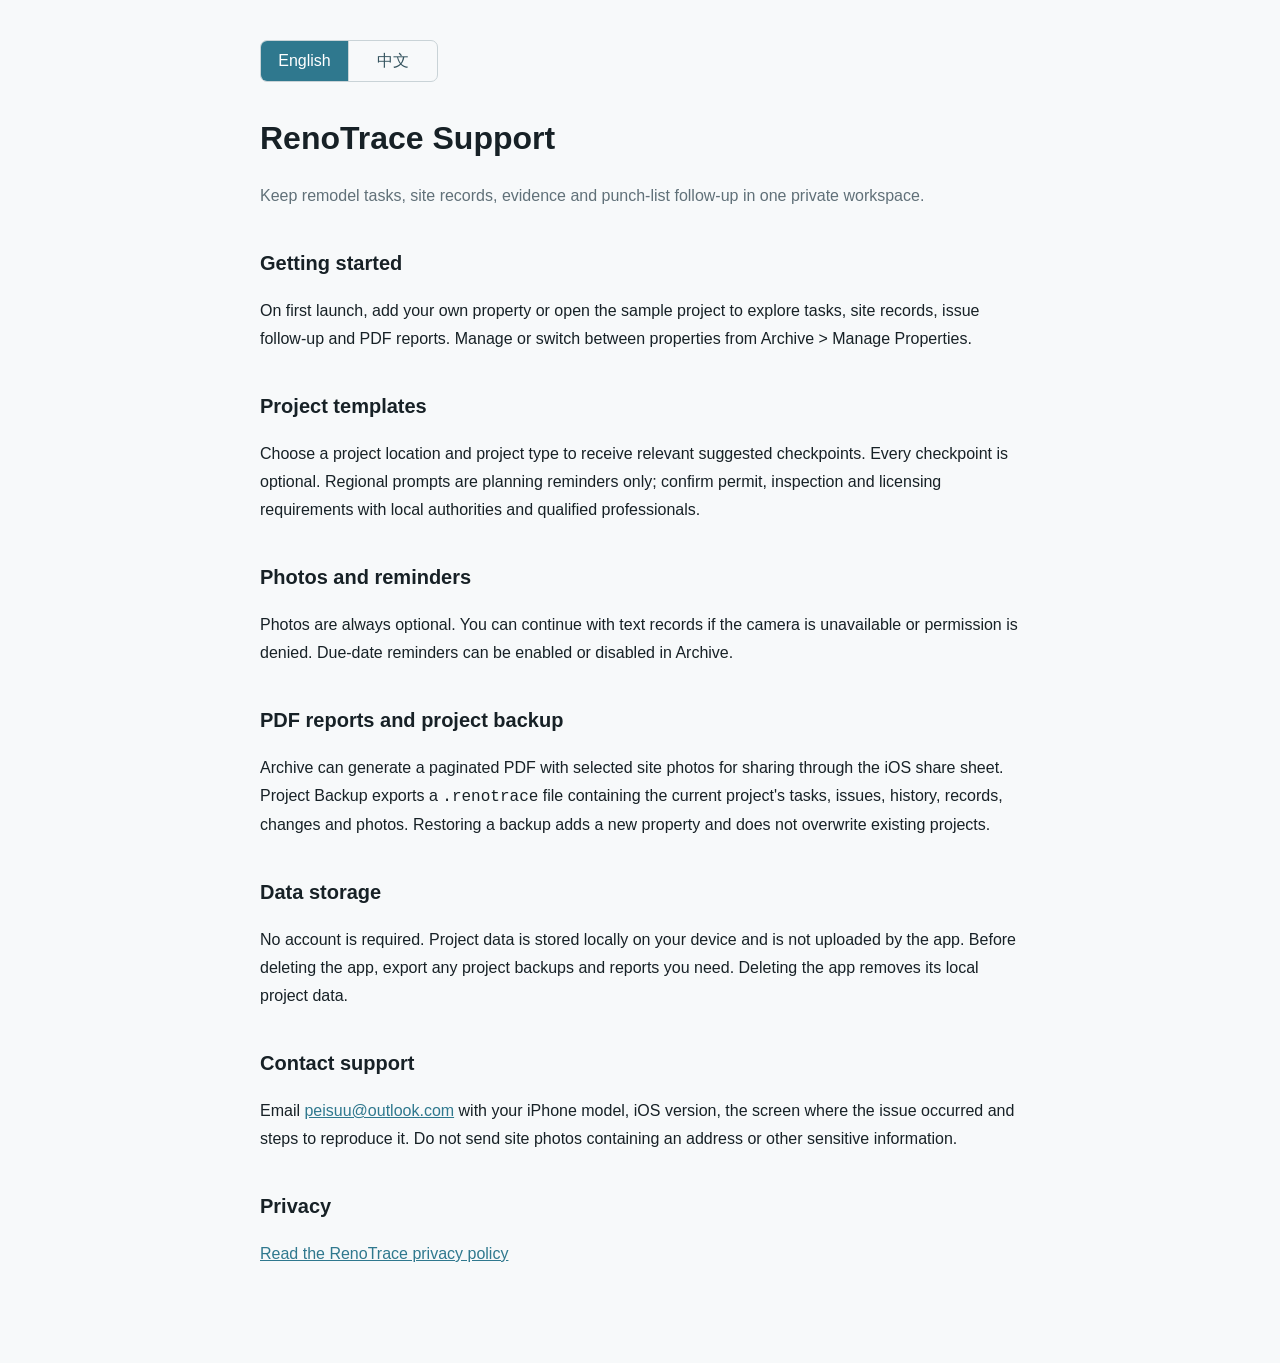
<file: index.html>
<!doctype html>
<html lang="en">
<head>
  <meta charset="utf-8">
  <meta name="viewport" content="width=device-width, initial-scale=1">
  <title>RenoTrace Support</title>
  <style>
    :root { color-scheme: light dark; font-family: -apple-system, BlinkMacSystemFont, "PingFang SC", sans-serif; }
    body { margin: 0; color: #172126; background: #f7f9fa; line-height: 1.75; }
    main { width: min(760px, calc(100% - 40px)); margin: 0 auto; padding: 40px 0 80px; }
    h1 { margin: 28px 0 8px; font-size: 32px; letter-spacing: 0; }
    h2 { margin: 36px 0 8px; font-size: 20px; letter-spacing: 0; }
    p, li { font-size: 16px; }
    .lead { color: #607078; margin-bottom: 32px; }
    .language-picker { display: inline-flex; border: 1px solid #c9d3d7; border-radius: 7px; overflow: hidden; }
    .language-picker button { min-width: 88px; min-height: 38px; padding: 6px 14px; border: 0; border-right: 1px solid #c9d3d7; color: #35545f; background: transparent; font: inherit; cursor: pointer; }
    .language-picker button:last-child { border-right: 0; }
    .language-picker button[aria-selected="true"] { color: #ffffff; background: #2f788e; }
    a { color: #2f788e; }
    [hidden] { display: none; }
    @media (prefers-color-scheme: dark) {
      body { color: #eef4f5; background: #111718; }
      .lead { color: #9eafb5; }
      .language-picker { border-color: #4b5c62; }
      .language-picker button { color: #b7c8ce; border-color: #4b5c62; }
      .language-picker button[aria-selected="true"] { color: #081316; background: #79bdd0; }
      a { color: #79bdd0; }
    }
  </style>
</head>
<body>
  <main>
    <div class="language-picker" role="tablist" aria-label="Language">
      <button type="button" role="tab" data-language="en" aria-selected="true">English</button>
      <button type="button" role="tab" data-language="zh-Hans" aria-selected="false">中文</button>
    </div>

    <section data-content="en">
      <h1>RenoTrace Support</h1>
      <p class="lead">Keep remodel tasks, site records, evidence and punch-list follow-up in one private workspace.</p>

      <h2>Getting started</h2>
      <p>On first launch, add your own property or open the sample project to explore tasks, site records, issue follow-up and PDF reports. Manage or switch between properties from Archive &gt; Manage Properties.</p>

      <h2>Project templates</h2>
      <p>Choose a project location and project type to receive relevant suggested checkpoints. Every checkpoint is optional. Regional prompts are planning reminders only; confirm permit, inspection and licensing requirements with local authorities and qualified professionals.</p>

      <h2>Photos and reminders</h2>
      <p>Photos are always optional. You can continue with text records if the camera is unavailable or permission is denied. Due-date reminders can be enabled or disabled in Archive.</p>

      <h2>PDF reports and project backup</h2>
      <p>Archive can generate a paginated PDF with selected site photos for sharing through the iOS share sheet. Project Backup exports a <code>.renotrace</code> file containing the current project's tasks, issues, history, records, changes and photos. Restoring a backup adds a new property and does not overwrite existing projects.</p>

      <h2>Data storage</h2>
      <p>No account is required. Project data is stored locally on your device and is not uploaded by the app. Before deleting the app, export any project backups and reports you need. Deleting the app removes its local project data.</p>

      <h2>Contact support</h2>
      <p>Email <a href="mailto:peisuu@outlook.com">peisuu@outlook.com</a> with your iPhone model, iOS version, the screen where the issue occurred and steps to reproduce it. Do not send site photos containing an address or other sensitive information.</p>

      <h2>Privacy</h2>
      <p><a href="privacy-policy.html">Read the RenoTrace privacy policy</a></p>
    </section>

    <section data-content="zh-Hans" hidden>
      <h1>盯盯装修支持</h1>
      <p class="lead">本地记录装修任务、现场证据和问题整改。</p>

      <h2>开始使用</h2>
      <p>首次打开 App 后，可以添加自己的房屋，也可以先进入示例项目体验任务、现场记录、问题整改和 PDF 报告。多个房屋可在“档案 &gt; 管理房屋”中切换。</p>

      <h2>项目模板</h2>
      <p>选择项目所在地和项目类型后，App 会提供对应的建议检查任务。每项任务都可单独选择。地区提示只用于项目准备，请向当地主管机构和有资质的专业人员确认审批、检查与持证要求。</p>

      <h2>照片和提醒</h2>
      <p>现场照片始终是可选项。相机不可用或未授权时，可以继续使用文字记录。到期提醒可在“档案”中开启或关闭。</p>

      <h2>PDF 报告和项目备份</h2>
      <p>“档案”可生成包含所选现场照片的分页 PDF，并通过 iOS 系统分享。“项目备份”会导出包含任务、问题历史、现场记录、变更和照片的 <code>.renotrace</code> 文件。恢复时会加入一个新房屋，不会覆盖已有项目。</p>

      <h2>数据保存</h2>
      <p>当前版本无需账号，项目保存在设备本地，App 不会主动上传。删除 App 前，请先导出需要保留的项目备份和报告；删除 App 会移除设备上的本地项目数据。</p>

      <h2>联系支持</h2>
      <p>遇到问题时，请发送邮件至 <a href="mailto:peisuu@outlook.com">peisuu@outlook.com</a>，并附上 iPhone 型号、iOS 版本、问题出现的页面和复现步骤。请不要发送包含住址或其他敏感信息的现场照片。</p>

      <h2>隐私</h2>
      <p><a href="privacy-policy.html">查看盯盯装修隐私政策</a></p>
    </section>
  </main>
  <script>
    const languageButtons = document.querySelectorAll("[data-language]");
    const contentPanels = document.querySelectorAll("[data-content]");

    function showLanguage(language) {
      const useChinese = language === "zh-Hans";
      document.documentElement.lang = useChinese ? "zh-CN" : "en";
      document.title = useChinese ? "盯盯装修支持" : "RenoTrace Support";
      languageButtons.forEach((button) => {
        button.setAttribute("aria-selected", button.dataset.language === language ? "true" : "false");
      });
      contentPanels.forEach((panel) => {
        panel.hidden = panel.dataset.content !== language;
      });
    }

    languageButtons.forEach((button) => {
      button.addEventListener("click", () => showLanguage(button.dataset.language));
    });
    showLanguage(navigator.language.toLowerCase().startsWith("zh") ? "zh-Hans" : "en");
  </script>
</body>
</html>
</file>
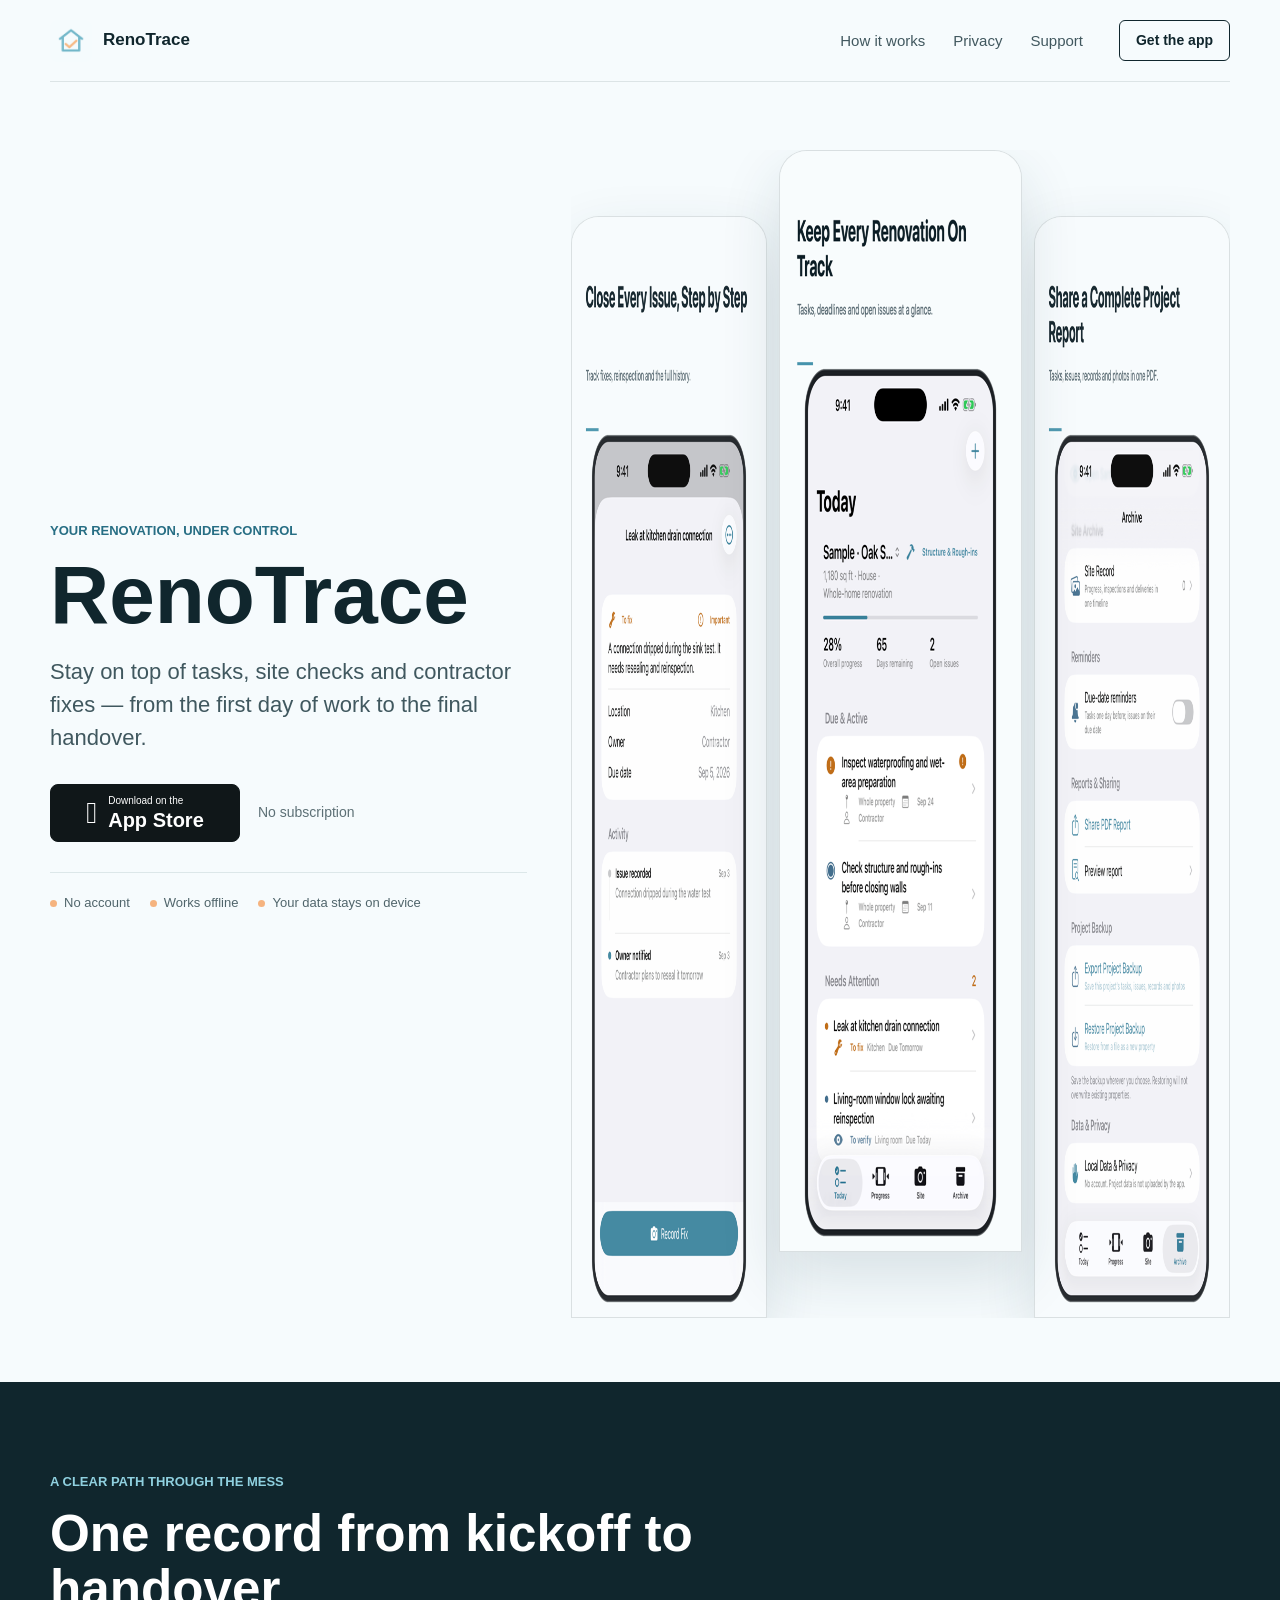
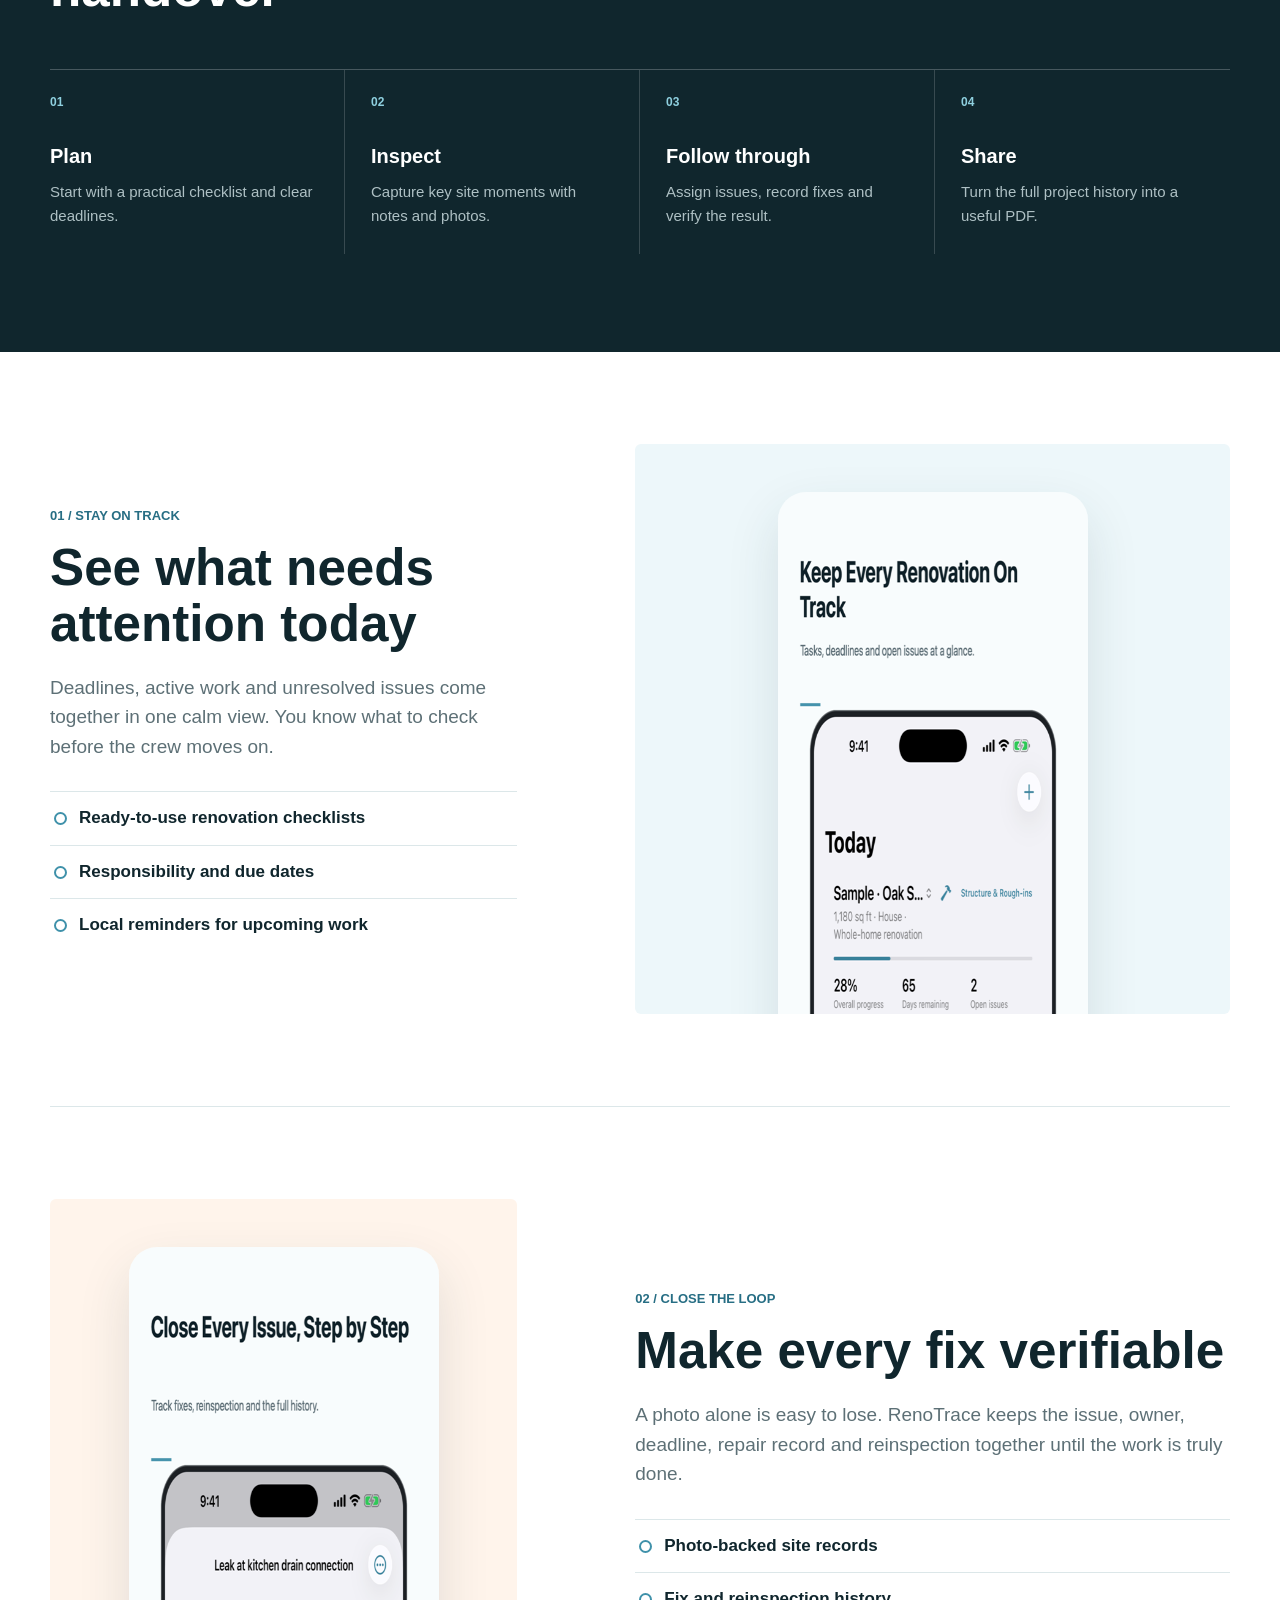
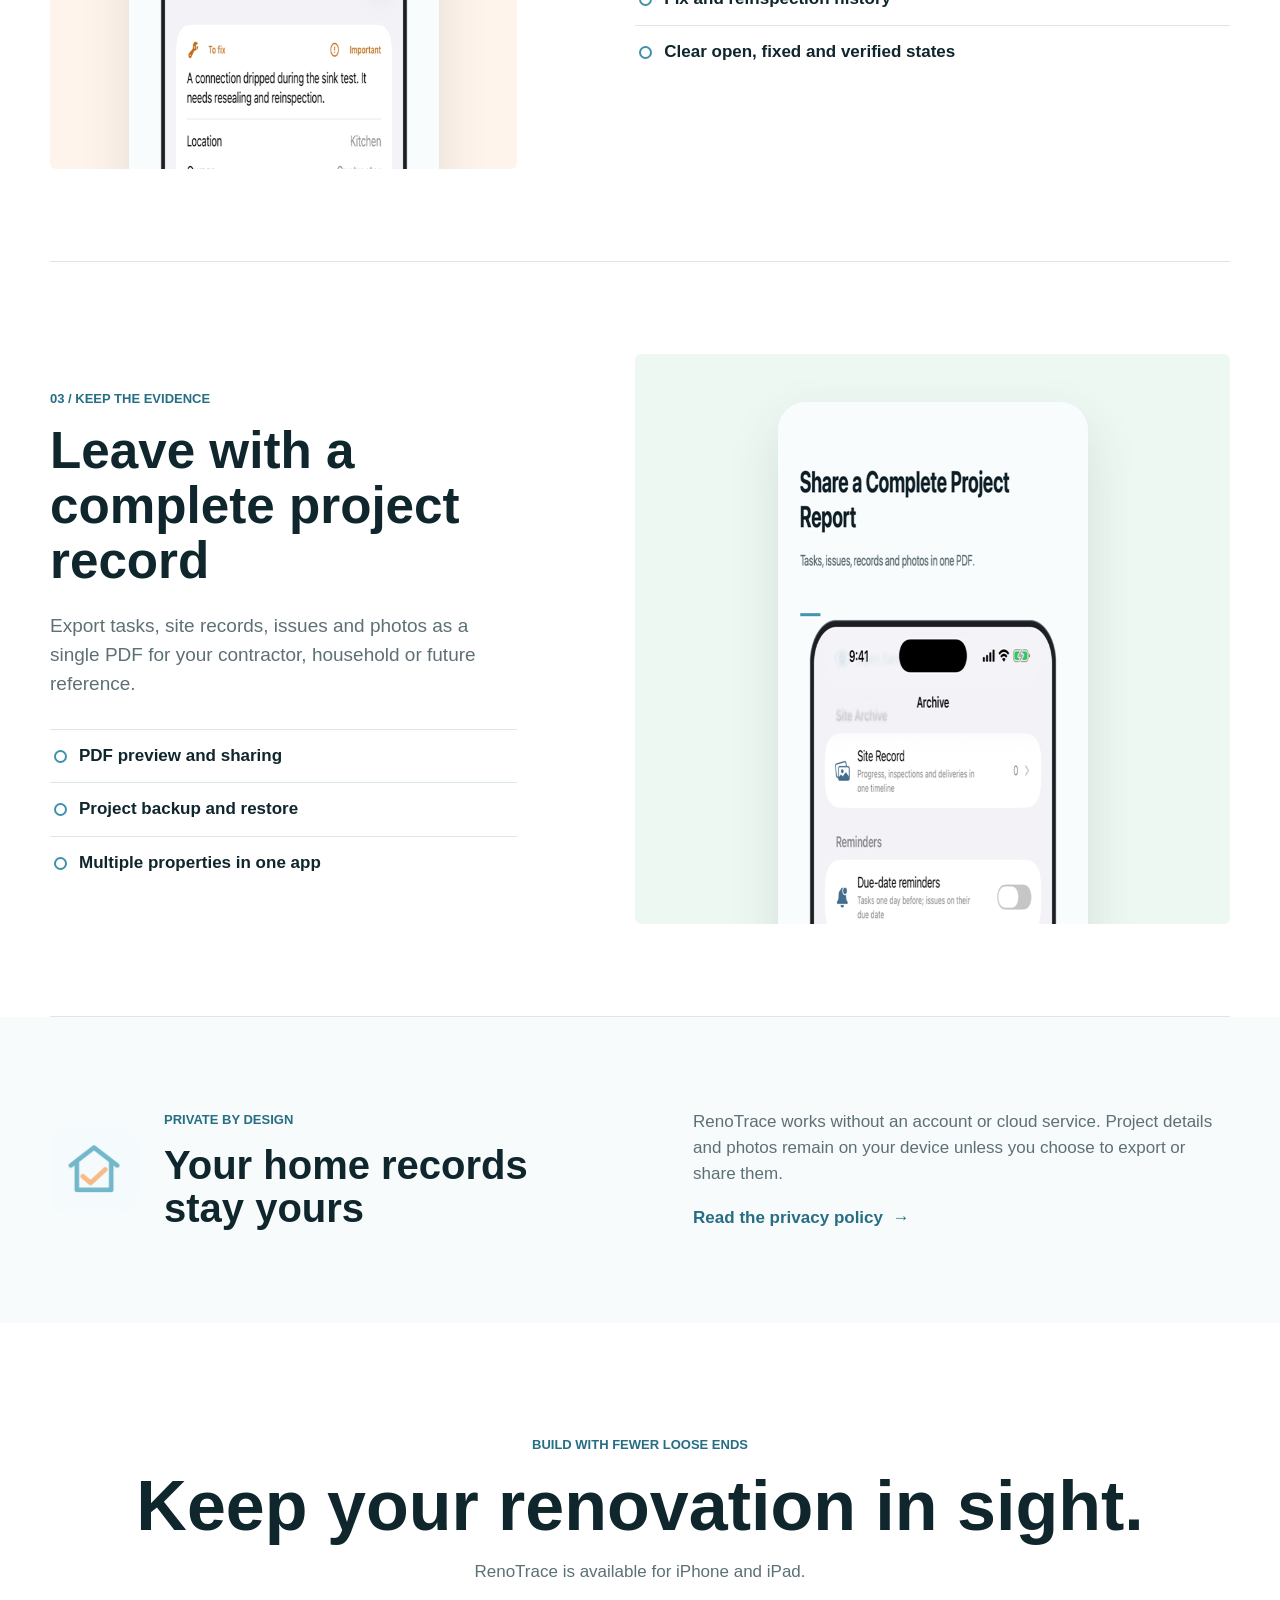
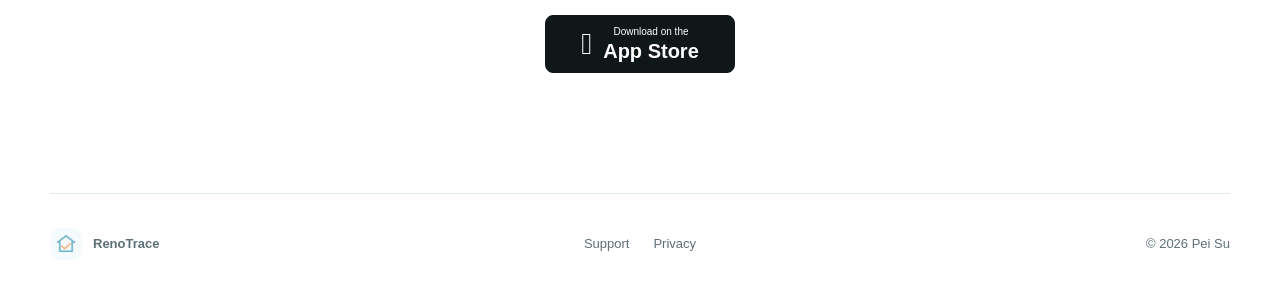
<file: app/index.html>
<!doctype html>
<html lang="en">
  <head>
    <meta charset="utf-8">
    <meta name="viewport" content="width=device-width, initial-scale=1">
    <meta name="theme-color" content="#f6fbfd">
    <title>RenoTrace — Renovation Tracking for Homeowners</title>
    <meta name="description" content="Keep renovation tasks, inspections, issues, photos and handover records organised in one private, offline app.">
    <meta name="keywords" content="renovation tracker, remodel app, punch list, snagging list, home renovation, contractor issues, inspection checklist">
    <meta property="og:type" content="website">
    <meta property="og:title" content="RenoTrace — Stay on top of your renovation">
    <meta property="og:description" content="Track work, close issues and create a complete PDF record. No account. Fully offline.">
    <meta property="og:image" content="https://peacemakerr.github.io/dingding-renovation-support/app/assets/track.png">
    <meta property="og:url" content="https://peacemakerr.github.io/dingding-renovation-support/app/">
    <meta name="twitter:card" content="summary_large_image">
    <link rel="icon" href="assets/app-icon.png">
    <link rel="apple-touch-icon" href="assets/app-icon.png">
    <link rel="stylesheet" href="styles.css">
  </head>
  <body>
    <header class="site-header">
      <a class="brand" href="#top" aria-label="RenoTrace home">
        <img src="assets/app-icon.png" alt="" width="42" height="42">
        <span>RenoTrace</span>
      </a>
      <nav aria-label="Main navigation">
        <a href="#workflow">How it works</a>
        <a href="#privacy">Privacy</a>
        <a href="https://peacemakerr.github.io/dingding-renovation-support/">Support</a>
      </nav>
      <a class="header-cta" href="https://apps.apple.com/app/id6806965722?ct=renotrace-site&amp;mt=8">Get the app</a>
    </header>

    <main id="top">
      <section class="hero">
        <div class="hero-copy">
          <p class="eyebrow">Your renovation, under control</p>
          <h1>RenoTrace</h1>
          <p class="hero-lede">Stay on top of tasks, site checks and contractor fixes — from the first day of work to the final handover.</p>
          <div class="hero-actions">
            <a class="app-store-button" href="https://apps.apple.com/app/id6806965722?ct=renotrace-site&amp;mt=8">
              <span class="apple-mark" aria-hidden="true">&#63743;</span>
              <span><small>Download on the</small>App Store</span>
            </a>
            <span class="purchase-note">No subscription</span>
          </div>
          <ul class="trust-list" aria-label="Product highlights">
            <li>No account</li>
            <li>Works offline</li>
            <li>Your data stays on device</li>
          </ul>
        </div>

        <div class="hero-product" aria-label="RenoTrace app screens">
          <figure class="screen screen-back screen-left">
            <img src="assets/issues.png" alt="Issue follow-up history in RenoTrace" width="506" height="1100">
          </figure>
          <figure class="screen screen-main">
            <img src="assets/track.png" alt="Renovation tasks and open issues in RenoTrace" width="506" height="1100">
          </figure>
          <figure class="screen screen-back screen-right">
            <img src="assets/report.png" alt="PDF reporting and project backup in RenoTrace" width="506" height="1100">
          </figure>
        </div>
      </section>

      <section class="workflow-band" id="workflow">
        <div class="section-inner">
          <p class="eyebrow">A clear path through the mess</p>
          <h2>One record from kickoff to handover</h2>
          <ol class="workflow">
            <li><span>01</span><strong>Plan</strong><p>Start with a practical checklist and clear deadlines.</p></li>
            <li><span>02</span><strong>Inspect</strong><p>Capture key site moments with notes and photos.</p></li>
            <li><span>03</span><strong>Follow through</strong><p>Assign issues, record fixes and verify the result.</p></li>
            <li><span>04</span><strong>Share</strong><p>Turn the full project history into a useful PDF.</p></li>
          </ol>
        </div>
      </section>

      <section class="feature-section">
        <div class="feature-copy">
          <p class="feature-number">01 / Stay on track</p>
          <h2>See what needs attention today</h2>
          <p>Deadlines, active work and unresolved issues come together in one calm view. You know what to check before the crew moves on.</p>
          <ul class="feature-points">
            <li>Ready-to-use renovation checklists</li>
            <li>Responsibility and due dates</li>
            <li>Local reminders for upcoming work</li>
          </ul>
        </div>
        <div class="feature-visual cool">
          <img src="assets/track.png" alt="RenoTrace dashboard showing current tasks and open issues" loading="lazy" width="506" height="1100">
        </div>
      </section>

      <section class="feature-section feature-reverse">
        <div class="feature-copy">
          <p class="feature-number">02 / Close the loop</p>
          <h2>Make every fix verifiable</h2>
          <p>A photo alone is easy to lose. RenoTrace keeps the issue, owner, deadline, repair record and reinspection together until the work is truly done.</p>
          <ul class="feature-points">
            <li>Photo-backed site records</li>
            <li>Fix and reinspection history</li>
            <li>Clear open, fixed and verified states</li>
          </ul>
        </div>
        <div class="feature-visual warm">
          <img src="assets/issues.png" alt="RenoTrace issue details with repair activity history" loading="lazy" width="506" height="1100">
        </div>
      </section>

      <section class="feature-section">
        <div class="feature-copy">
          <p class="feature-number">03 / Keep the evidence</p>
          <h2>Leave with a complete project record</h2>
          <p>Export tasks, site records, issues and photos as a single PDF for your contractor, household or future reference.</p>
          <ul class="feature-points">
            <li>PDF preview and sharing</li>
            <li>Project backup and restore</li>
            <li>Multiple properties in one app</li>
          </ul>
        </div>
        <div class="feature-visual fresh">
          <img src="assets/report.png" alt="RenoTrace archive with PDF reporting and project backup" loading="lazy" width="506" height="1100">
        </div>
      </section>

      <section class="privacy-band" id="privacy">
        <div class="privacy-copy">
          <img src="assets/app-icon.png" alt="RenoTrace icon" width="88" height="88">
          <div>
            <p class="eyebrow">Private by design</p>
            <h2>Your home records stay yours</h2>
          </div>
        </div>
        <div class="privacy-details">
          <p>RenoTrace works without an account or cloud service. Project details and photos remain on your device unless you choose to export or share them.</p>
          <a href="https://peacemakerr.github.io/dingding-renovation-support/privacy-policy.html">Read the privacy policy <span aria-hidden="true">→</span></a>
        </div>
      </section>

      <section class="final-cta">
        <p class="eyebrow">Build with fewer loose ends</p>
        <h2>Keep your renovation in sight.</h2>
        <p>RenoTrace is available for iPhone and iPad.</p>
        <a class="app-store-button" href="https://apps.apple.com/app/id6806965722?ct=renotrace-site&amp;mt=8">
          <span class="apple-mark" aria-hidden="true">&#63743;</span>
          <span><small>Download on the</small>App Store</span>
        </a>
      </section>
    </main>

    <footer>
      <div class="footer-brand">
        <img src="assets/app-icon.png" alt="" width="32" height="32">
        <span>RenoTrace</span>
      </div>
      <div class="footer-links">
        <a href="https://peacemakerr.github.io/dingding-renovation-support/">Support</a>
        <a href="https://peacemakerr.github.io/dingding-renovation-support/privacy-policy.html">Privacy</a>
      </div>
      <p>© 2026 Pei Su</p>
    </footer>
  </body>
</html>
</file>
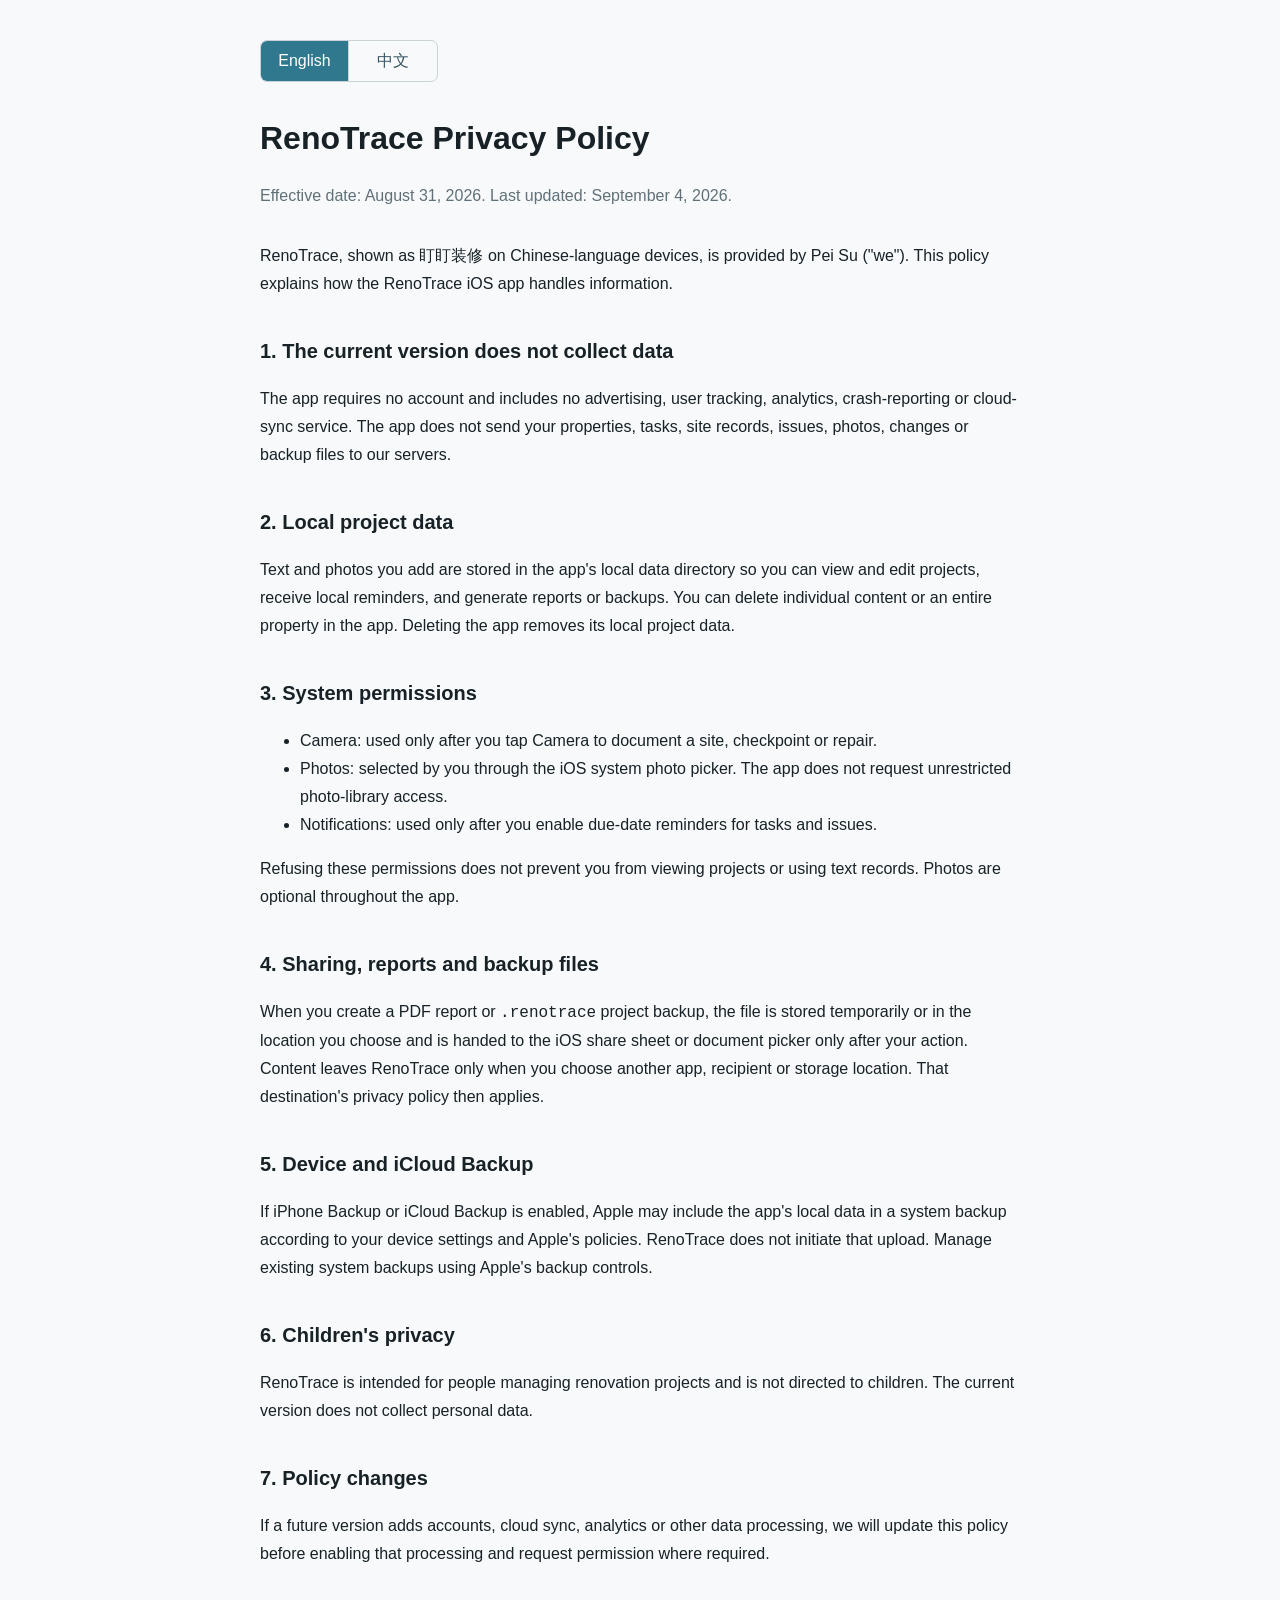
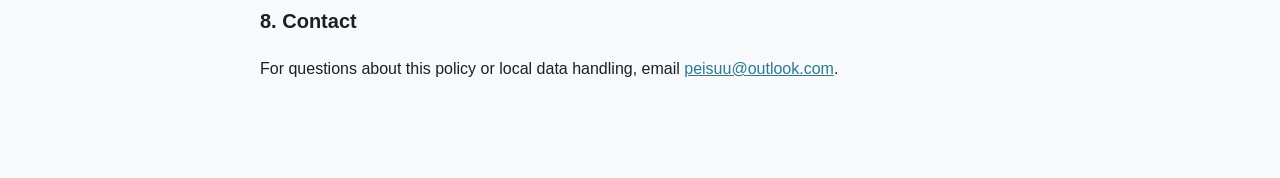
<file: privacy-policy.html>
<!doctype html>
<html lang="en">
<head>
  <meta charset="utf-8">
  <meta name="viewport" content="width=device-width, initial-scale=1">
  <title>RenoTrace Privacy Policy</title>
  <style>
    :root { color-scheme: light dark; font-family: -apple-system, BlinkMacSystemFont, "PingFang SC", sans-serif; }
    body { margin: 0; color: #172126; background: #f7f9fa; line-height: 1.75; }
    main { width: min(760px, calc(100% - 40px)); margin: 0 auto; padding: 40px 0 80px; }
    h1 { margin: 28px 0 8px; font-size: 32px; letter-spacing: 0; }
    h2 { margin: 36px 0 8px; font-size: 20px; letter-spacing: 0; }
    p, li { font-size: 16px; }
    .meta { color: #607078; margin-bottom: 32px; }
    .language-picker { display: inline-flex; border: 1px solid #c9d3d7; border-radius: 7px; overflow: hidden; }
    .language-picker button { min-width: 88px; min-height: 38px; padding: 6px 14px; border: 0; border-right: 1px solid #c9d3d7; color: #35545f; background: transparent; font: inherit; cursor: pointer; }
    .language-picker button:last-child { border-right: 0; }
    .language-picker button[aria-selected="true"] { color: #ffffff; background: #2f788e; }
    a { color: #2f788e; }
    [hidden] { display: none; }
    @media (prefers-color-scheme: dark) {
      body { color: #eef4f5; background: #111718; }
      .meta { color: #9eafb5; }
      .language-picker { border-color: #4b5c62; }
      .language-picker button { color: #b7c8ce; border-color: #4b5c62; }
      .language-picker button[aria-selected="true"] { color: #081316; background: #79bdd0; }
      a { color: #79bdd0; }
    }
  </style>
</head>
<body>
  <main>
    <div class="language-picker" role="tablist" aria-label="Language">
      <button type="button" role="tab" data-language="en" aria-selected="true">English</button>
      <button type="button" role="tab" data-language="zh-Hans" aria-selected="false">中文</button>
    </div>

    <section data-content="en">
      <h1>RenoTrace Privacy Policy</h1>
      <p class="meta">Effective date: August 31, 2026. Last updated: September 4, 2026.</p>

      <p>RenoTrace, shown as 盯盯装修 on Chinese-language devices, is provided by Pei Su ("we"). This policy explains how the RenoTrace iOS app handles information.</p>

      <h2>1. The current version does not collect data</h2>
      <p>The app requires no account and includes no advertising, user tracking, analytics, crash-reporting or cloud-sync service. The app does not send your properties, tasks, site records, issues, photos, changes or backup files to our servers.</p>

      <h2>2. Local project data</h2>
      <p>Text and photos you add are stored in the app's local data directory so you can view and edit projects, receive local reminders, and generate reports or backups. You can delete individual content or an entire property in the app. Deleting the app removes its local project data.</p>

      <h2>3. System permissions</h2>
      <ul>
        <li>Camera: used only after you tap Camera to document a site, checkpoint or repair.</li>
        <li>Photos: selected by you through the iOS system photo picker. The app does not request unrestricted photo-library access.</li>
        <li>Notifications: used only after you enable due-date reminders for tasks and issues.</li>
      </ul>
      <p>Refusing these permissions does not prevent you from viewing projects or using text records. Photos are optional throughout the app.</p>

      <h2>4. Sharing, reports and backup files</h2>
      <p>When you create a PDF report or <code>.renotrace</code> project backup, the file is stored temporarily or in the location you choose and is handed to the iOS share sheet or document picker only after your action. Content leaves RenoTrace only when you choose another app, recipient or storage location. That destination's privacy policy then applies.</p>

      <h2>5. Device and iCloud Backup</h2>
      <p>If iPhone Backup or iCloud Backup is enabled, Apple may include the app's local data in a system backup according to your device settings and Apple's policies. RenoTrace does not initiate that upload. Manage existing system backups using Apple's backup controls.</p>

      <h2>6. Children's privacy</h2>
      <p>RenoTrace is intended for people managing renovation projects and is not directed to children. The current version does not collect personal data.</p>

      <h2>7. Policy changes</h2>
      <p>If a future version adds accounts, cloud sync, analytics or other data processing, we will update this policy before enabling that processing and request permission where required.</p>

      <h2>8. Contact</h2>
      <p>For questions about this policy or local data handling, email <a href="mailto:peisuu@outlook.com">peisuu@outlook.com</a>.</p>
    </section>

    <section data-content="zh-Hans" hidden>
      <h1>盯盯装修隐私政策</h1>
      <p class="meta">生效日期：2026 年 8 月 31 日。更新日期：2026 年 9 月 4 日。</p>

      <p>RenoTrace 在中文设备上显示为“盯盯装修”，由 Pei Su（以下简称“我们”）提供。本政策说明本 iOS App 如何处理你的信息。</p>

      <h2>1. 当前版本不收集数据</h2>
      <p>当前版本无需注册账号，不接入广告、用户追踪、行为分析、崩溃上报或云同步服务。App 不会把你的房屋、任务、现场记录、问题、照片、变更或备份文件发送到我们的服务器。</p>

      <h2>2. 本地项目数据</h2>
      <p>你创建的文字和照片由 App 保存在设备的应用数据目录中，用于在本机展示和编辑项目、发送本地提醒，以及生成报告或备份。你可以在 App 内删除单项内容或整个房屋项目。删除 App 会移除设备上的本地项目数据。</p>

      <h2>3. 系统权限</h2>
      <ul>
        <li>相机：仅在你主动点击“相机”后，用于记录施工现场、检查节点或整改情况。</li>
        <li>照片：通过 iOS 系统照片选择器，由你主动选择要导入的图片。App 不请求不受限制的完整照片库访问权限。</li>
        <li>通知：仅在你主动开启到期提醒后，用于发送任务和问题期限提醒。</li>
      </ul>
      <p>拒绝这些权限不会影响浏览项目或使用文字记录；照片在所有业务流程中均为可选项。</p>

      <h2>4. 分享、报告和备份文件</h2>
      <p>当你生成 PDF 报告或 <code>.renotrace</code> 项目备份时，文件会临时保存在本机或你选择的位置，并且只有在你主动操作后才会交给 iOS 系统分享面板或文件选择器。只有你选择接收应用、收件人或保存位置后，内容才会离开 RenoTrace；后续处理受对应服务的隐私政策约束。</p>

      <h2>5. 设备与 iCloud 备份</h2>
      <p>如果你开启了 iPhone 设备备份或 iCloud 备份，Apple 可能按照你的系统设置和 Apple 的规则备份本 App 的本地数据。RenoTrace 不会主动发起这类上传。已有系统备份可通过 Apple 提供的备份管理方式处理。</p>

      <h2>6. 儿童隐私</h2>
      <p>盯盯装修面向管理装修项目的用户，不以儿童为目标用户。当前版本不收集个人数据。</p>

      <h2>7. 政策更新</h2>
      <p>如果未来加入账号、云同步、统计或其他数据处理功能，我们会在相关处理启用前更新本政策，并按适用规则征得授权。</p>

      <h2>8. 联系我们</h2>
      <p>如对本政策或本地数据处理有疑问，请联系：<a href="mailto:peisuu@outlook.com">peisuu@outlook.com</a>。</p>
    </section>
  </main>
  <script>
    const languageButtons = document.querySelectorAll("[data-language]");
    const contentPanels = document.querySelectorAll("[data-content]");

    function showLanguage(language) {
      const useChinese = language === "zh-Hans";
      document.documentElement.lang = useChinese ? "zh-CN" : "en";
      document.title = useChinese ? "盯盯装修隐私政策" : "RenoTrace Privacy Policy";
      languageButtons.forEach((button) => {
        button.setAttribute("aria-selected", button.dataset.language === language ? "true" : "false");
      });
      contentPanels.forEach((panel) => {
        panel.hidden = panel.dataset.content !== language;
      });
    }

    languageButtons.forEach((button) => {
      button.addEventListener("click", () => showLanguage(button.dataset.language));
    });
    showLanguage(navigator.language.toLowerCase().startsWith("zh") ? "zh-Hans" : "en");
  </script>
</body>
</html>
</file>
<file: app/styles.css>
:root {
  --ink: #10262d;
  --muted: #5d7076;
  --line: #dce7e9;
  --blue: #3f91aa;
  --blue-dark: #276e84;
  --blue-soft: #edf7fa;
  --peach: #f5b37f;
  --peach-soft: #fff4eb;
  --mint-soft: #eef8f2;
  --paper: #ffffff;
  --off-white: #f8faf9;
  --max: 1180px;
}

* {
  box-sizing: border-box;
}

body {
  margin: 0;
  color: var(--ink);
  background: var(--paper);
  font-family: -apple-system, BlinkMacSystemFont, "Segoe UI", sans-serif;
  font-size: 17px;
  line-height: 1.55;
  letter-spacing: 0;
  -webkit-font-smoothing: antialiased;
}

a {
  color: inherit;
  text-decoration: none;
}

img {
  display: block;
  max-width: 100%;
}

.site-header {
  position: absolute;
  z-index: 10;
  top: 0;
  left: 50%;
  width: min(calc(100% - 48px), var(--max));
  height: 82px;
  transform: translateX(-50%);
  display: flex;
  align-items: center;
  gap: 36px;
  border-bottom: 1px solid rgba(16, 38, 45, 0.11);
}

.brand,
.footer-brand {
  display: inline-flex;
  align-items: center;
  gap: 11px;
  font-weight: 730;
}

.brand img,
.footer-brand img {
  border-radius: 9px;
}

nav {
  display: flex;
  gap: 28px;
  margin-left: auto;
  color: #41585f;
  font-size: 15px;
}

nav a:hover,
.footer-links a:hover {
  color: var(--blue-dark);
}

.header-cta {
  padding: 9px 16px;
  border: 1px solid var(--ink);
  border-radius: 6px;
  font-size: 14px;
  font-weight: 680;
}

.header-cta:hover {
  color: #fff;
  background: var(--ink);
}

.hero {
  min-height: min(820px, 92vh);
  padding: 150px max(24px, calc((100vw - var(--max)) / 2)) 64px;
  display: grid;
  grid-template-columns: minmax(340px, 0.84fr) minmax(520px, 1.16fr);
  align-items: center;
  gap: 44px;
  overflow: hidden;
  background: #f6fbfd;
}

.hero-copy {
  position: relative;
  z-index: 2;
  padding-bottom: 34px;
}

.eyebrow,
.feature-number {
  margin: 0 0 14px;
  color: var(--blue-dark);
  font-size: 13px;
  font-weight: 760;
  letter-spacing: 0;
  text-transform: uppercase;
}

h1,
h2,
p {
  margin-top: 0;
}

h1 {
  margin-bottom: 20px;
  font-size: clamp(58px, 6.4vw, 88px);
  line-height: 0.98;
  letter-spacing: 0;
}

h2 {
  margin-bottom: 22px;
  font-size: clamp(34px, 4vw, 55px);
  line-height: 1.08;
  letter-spacing: 0;
}

.hero-lede {
  max-width: 570px;
  margin-bottom: 30px;
  color: #40585f;
  font-size: 22px;
  line-height: 1.5;
}

.hero-actions {
  display: flex;
  align-items: center;
  gap: 18px;
}

.app-store-button {
  min-width: 190px;
  min-height: 58px;
  padding: 9px 18px;
  display: inline-flex;
  align-items: center;
  justify-content: center;
  gap: 11px;
  color: #fff;
  background: #101719;
  border: 1px solid #101719;
  border-radius: 8px;
  font-size: 20px;
  font-weight: 590;
  line-height: 1.02;
}

.app-store-button:hover {
  background: var(--blue-dark);
  border-color: var(--blue-dark);
}

.app-store-button small {
  display: block;
  margin-bottom: 3px;
  font-size: 10px;
  font-weight: 500;
}

.apple-mark {
  color: #fff;
  font-family: -apple-system, BlinkMacSystemFont, sans-serif;
  font-size: 30px;
  line-height: 1;
}

.purchase-note {
  color: var(--muted);
  font-size: 14px;
}

.trust-list {
  margin: 30px 0 0;
  padding: 20px 0 0;
  display: flex;
  gap: 20px;
  border-top: 1px solid var(--line);
  color: #50656b;
  font-size: 13px;
  list-style: none;
}

.trust-list li {
  display: flex;
  align-items: center;
  gap: 7px;
}

.trust-list li::before {
  width: 7px;
  height: 7px;
  content: "";
  border-radius: 50%;
  background: var(--peach);
}

.hero-product {
  display: grid;
  grid-template-columns: 0.9fr 1.12fr 0.9fr;
  align-items: start;
  gap: 12px;
  min-height: 625px;
  overflow: hidden;
}

.screen {
  width: 100%;
  margin: 0;
  overflow: hidden;
  border: 1px solid rgba(16, 38, 45, 0.12);
  border-radius: 28px 28px 0 0;
  background: #f5f9fa;
  box-shadow: 0 24px 60px rgba(28, 65, 75, 0.14);
}

.screen img {
  width: 100%;
}

.screen-main {
  z-index: 2;
}

.screen-back {
  margin-top: 66px;
  opacity: 0.94;
}

.workflow-band {
  padding: 90px 24px 98px;
  color: #fff;
  background: var(--ink);
}

.section-inner {
  width: min(100%, var(--max));
  margin: 0 auto;
}

.workflow-band .eyebrow {
  color: #8fd0df;
}

.workflow-band h2 {
  max-width: 650px;
  margin-bottom: 52px;
}

.workflow {
  margin: 0;
  padding: 0;
  display: grid;
  grid-template-columns: repeat(4, 1fr);
  list-style: none;
  border-top: 1px solid rgba(255, 255, 255, 0.23);
}

.workflow li {
  min-height: 184px;
  padding: 23px 26px 0 0;
  border-right: 1px solid rgba(255, 255, 255, 0.17);
}

.workflow li + li {
  padding-left: 26px;
}

.workflow li:last-child {
  border-right: 0;
}

.workflow span {
  display: block;
  margin-bottom: 30px;
  color: #8fd0df;
  font-size: 12px;
  font-weight: 730;
}

.workflow strong {
  display: block;
  margin-bottom: 8px;
  font-size: 20px;
}

.workflow p {
  margin-bottom: 0;
  color: #aec0c4;
  font-size: 15px;
}

.feature-section {
  width: min(calc(100% - 48px), var(--max));
  min-height: 740px;
  margin: 0 auto;
  padding: 92px 0;
  display: grid;
  grid-template-columns: 0.88fr 1.12fr;
  align-items: center;
  gap: 10%;
  border-bottom: 1px solid var(--line);
}

.feature-reverse .feature-copy {
  order: 2;
}

.feature-reverse .feature-visual {
  order: 1;
}

.feature-copy h2 {
  font-size: clamp(36px, 4vw, 54px);
}

.feature-copy > p:not(.feature-number) {
  color: var(--muted);
  font-size: 19px;
}

.feature-points {
  margin: 30px 0 0;
  padding: 0;
  list-style: none;
}

.feature-points li {
  padding: 13px 0 13px 29px;
  position: relative;
  border-top: 1px solid var(--line);
  font-weight: 620;
}

.feature-points li::before {
  position: absolute;
  top: 20px;
  left: 4px;
  width: 9px;
  height: 9px;
  content: "";
  border: 2px solid var(--blue);
  border-radius: 50%;
}

.feature-visual {
  height: 570px;
  display: flex;
  align-items: flex-start;
  justify-content: center;
  overflow: hidden;
  border-radius: 6px;
}

.feature-visual.cool {
  background: var(--blue-soft);
}

.feature-visual.warm {
  background: var(--peach-soft);
}

.feature-visual.fresh {
  background: var(--mint-soft);
}

.feature-visual img {
  width: 310px;
  margin-top: 48px;
  border-radius: 28px 28px 0 0;
  box-shadow: 0 22px 52px rgba(31, 61, 67, 0.13);
}

.privacy-band {
  padding: 92px max(24px, calc((100vw - var(--max)) / 2));
  display: grid;
  grid-template-columns: 1fr 1fr;
  gap: 9%;
  background: #f7fbfc;
}

.privacy-copy {
  display: flex;
  align-items: center;
  gap: 26px;
}

.privacy-copy img {
  flex: 0 0 auto;
  border-radius: 19px;
}

.privacy-copy h2 {
  margin-bottom: 0;
  font-size: 40px;
}

.privacy-details {
  align-self: center;
  color: var(--muted);
}

.privacy-details a {
  color: var(--blue-dark);
  font-weight: 680;
}

.privacy-details a span {
  margin-left: 5px;
}

.final-cta {
  padding: 112px 24px 120px;
  text-align: center;
}

.final-cta h2 {
  margin-bottom: 14px;
  font-size: clamp(42px, 5.5vw, 70px);
}

.final-cta > p:not(.eyebrow) {
  margin-bottom: 30px;
  color: var(--muted);
}

footer {
  width: min(calc(100% - 48px), var(--max));
  min-height: 100px;
  margin: 0 auto;
  display: grid;
  grid-template-columns: 1fr auto 1fr;
  align-items: center;
  gap: 30px;
  border-top: 1px solid var(--line);
  color: var(--muted);
  font-size: 13px;
}

.footer-links {
  display: flex;
  gap: 24px;
}

footer > p {
  margin: 0;
  text-align: right;
}

@media (max-width: 900px) {
  .site-header {
    width: min(calc(100% - 32px), var(--max));
  }

  nav {
    display: none;
  }

  .header-cta {
    margin-left: auto;
  }

  .hero {
    min-height: auto;
    padding: 130px 24px 0;
    display: block;
  }

  .hero-copy {
    max-width: 680px;
    margin: 0 auto;
    padding-bottom: 56px;
  }

  .hero-product {
    width: min(100%, 680px);
    min-height: 600px;
    margin: 0 auto;
  }

  .workflow {
    grid-template-columns: 1fr 1fr;
  }

  .workflow li:nth-child(2) {
    border-right: 0;
  }

  .workflow li:nth-child(n + 3) {
    border-top: 1px solid rgba(255, 255, 255, 0.17);
  }

  .workflow li:nth-child(3) {
    padding-left: 0;
  }

  .feature-section {
    gap: 7%;
  }

  .privacy-band {
    grid-template-columns: 1fr;
    gap: 40px;
  }
}

@media (max-width: 640px) {
  body {
    font-size: 16px;
  }

  .site-header {
    height: 70px;
  }

  .brand img {
    width: 36px;
    height: 36px;
  }

  .brand span {
    font-size: 15px;
  }

  .header-cta {
    padding: 8px 12px;
  }

  .hero {
    padding: 110px 20px 0;
  }

  h1 {
    font-size: 55px;
  }

  .hero-lede {
    font-size: 19px;
  }

  .hero-actions {
    align-items: flex-start;
    flex-direction: column;
    gap: 12px;
  }

  .trust-list {
    align-items: flex-start;
    flex-direction: column;
    gap: 8px;
  }

  .hero-product {
    min-height: 570px;
    display: block;
  }

  .screen {
    width: min(82%, 300px);
    margin: 0 auto;
    border-radius: 18px 18px 0 0;
  }

  .screen-back {
    display: none;
  }

  .workflow-band {
    padding: 72px 20px 78px;
  }

  .workflow-band h2 {
    margin-bottom: 36px;
  }

  .workflow {
    grid-template-columns: 1fr;
  }

  .workflow li,
  .workflow li + li,
  .workflow li:nth-child(3) {
    min-height: 0;
    padding: 21px 0 24px;
    display: grid;
    grid-template-columns: 42px 1fr;
    column-gap: 4px;
    border-top: 1px solid rgba(255, 255, 255, 0.17);
    border-right: 0;
  }

  .workflow span {
    grid-row: 1 / 3;
    margin: 3px 0 0;
  }

  .workflow strong,
  .workflow p {
    margin: 0;
  }

  .feature-section {
    width: 100%;
    min-height: 0;
    padding: 70px 20px 0;
    display: flex;
    flex-direction: column;
    gap: 42px;
    border-bottom: 0;
  }

  .feature-reverse .feature-copy,
  .feature-reverse .feature-visual {
    order: initial;
  }

  .feature-copy h2 {
    font-size: 38px;
  }

  .feature-visual {
    width: 100%;
    height: 520px;
    border-radius: 4px;
  }

  .feature-visual img {
    width: 278px;
    margin-top: 38px;
    border-radius: 23px 23px 0 0;
  }

  .privacy-band {
    padding: 76px 20px;
  }

  .privacy-copy {
    align-items: flex-start;
    gap: 18px;
  }

  .privacy-copy img {
    width: 62px;
    height: 62px;
    border-radius: 14px;
  }

  .privacy-copy h2 {
    font-size: 34px;
  }

  .final-cta {
    padding: 90px 20px 96px;
  }

  footer {
    width: calc(100% - 40px);
    padding: 28px 0;
    grid-template-columns: 1fr auto;
    gap: 18px;
  }

  footer > p {
    grid-column: 1 / -1;
    text-align: left;
  }
}
</file>
